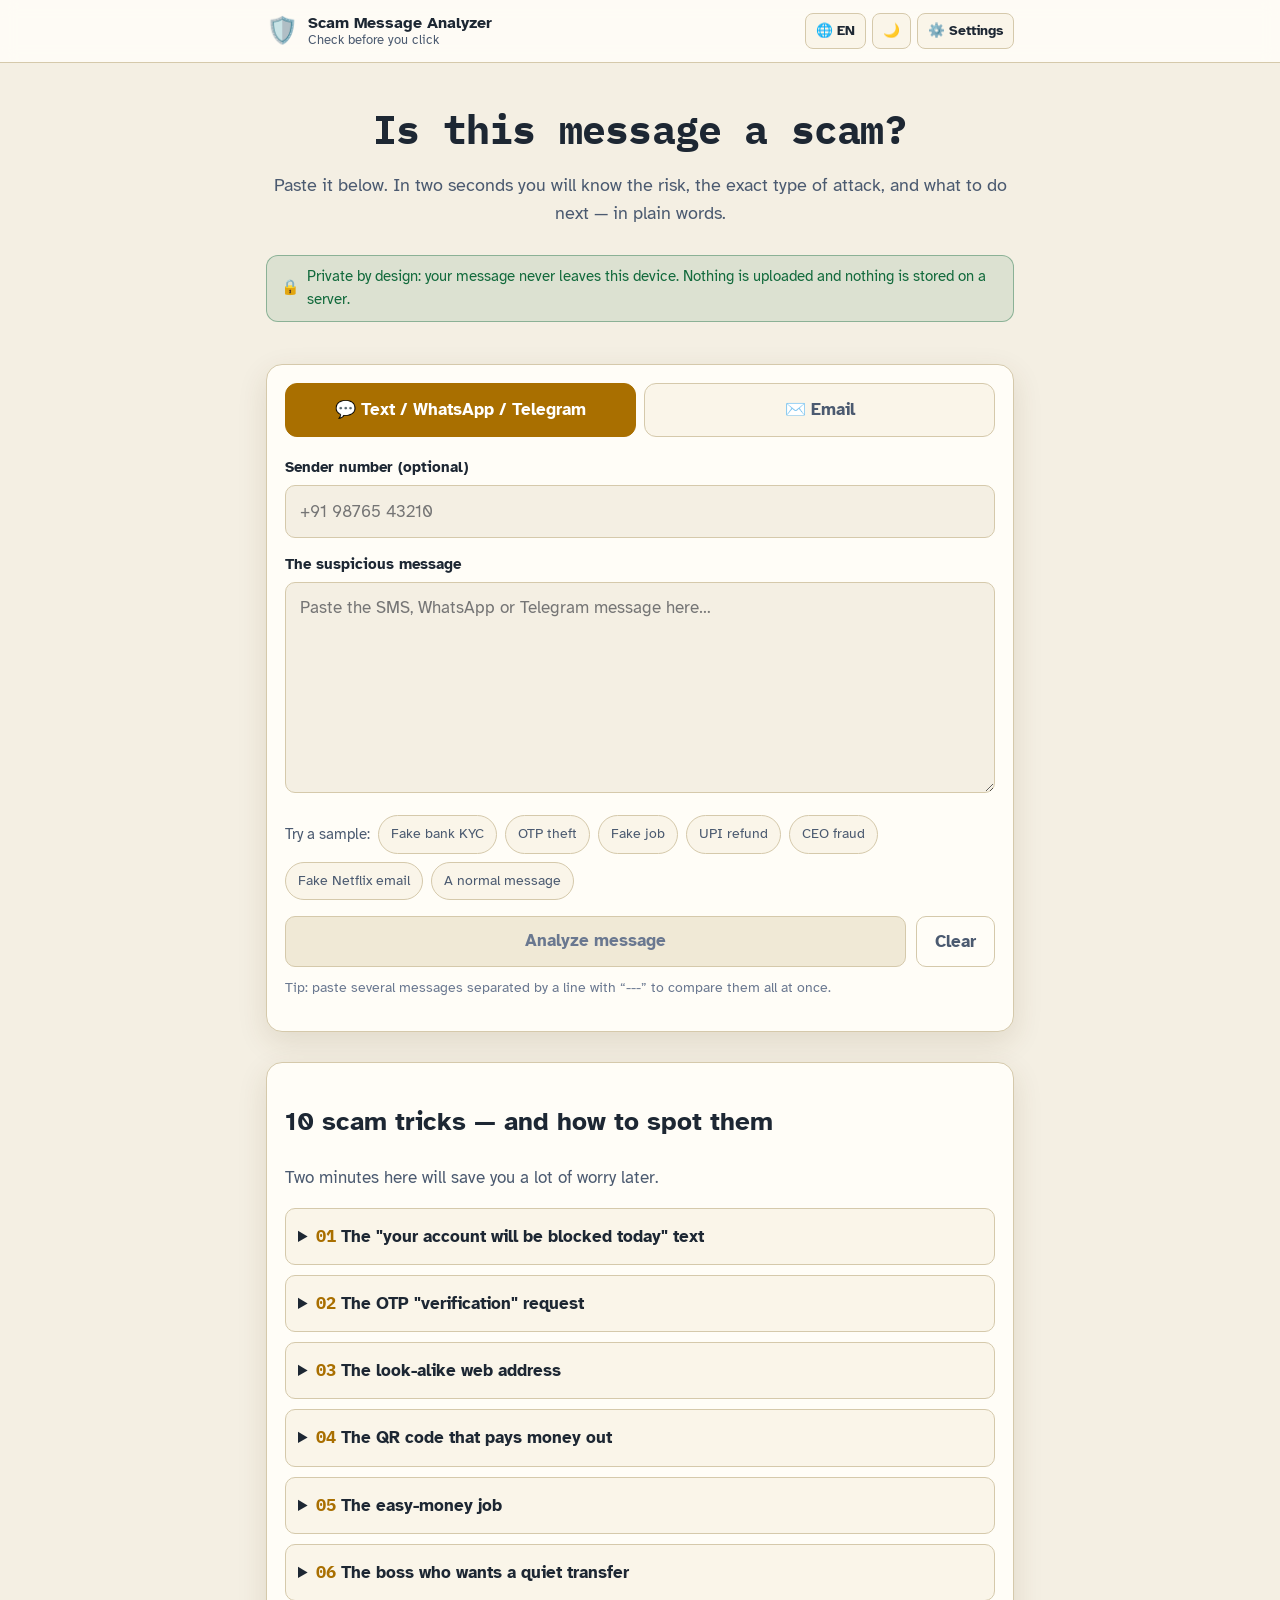
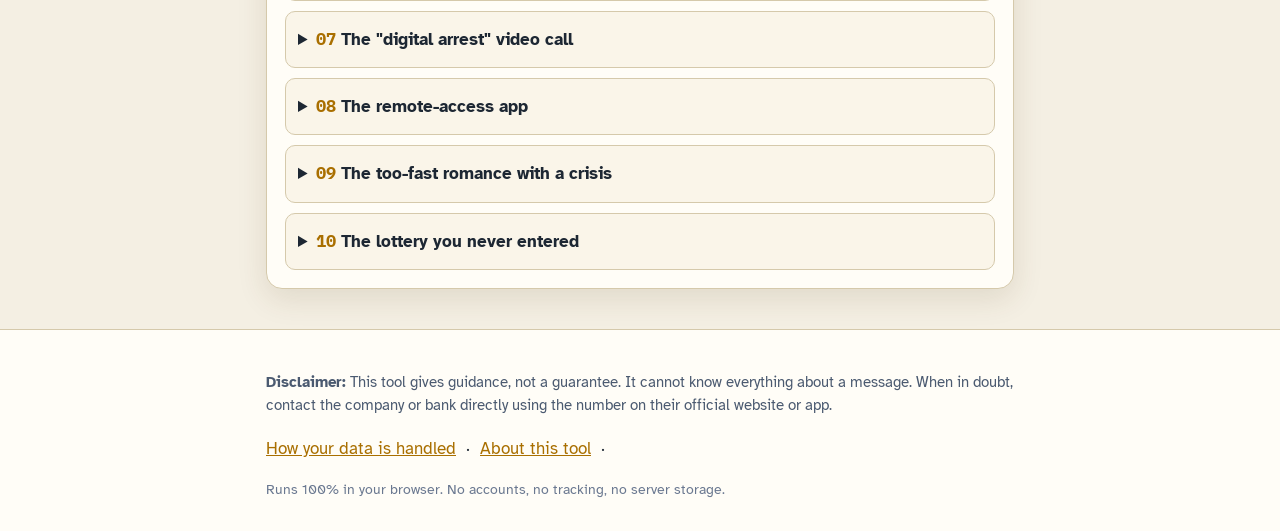
<file: index.html>
<!DOCTYPE html>
<html lang="en">
<head>
<meta charset="UTF-8" />
<meta name="viewport" content="width=device-width, initial-scale=1, viewport-fit=cover" />
<title>Scam Message Analyzer — check a suspicious message before you act</title>
<meta name="description" content="Paste a suspicious email, SMS or WhatsApp message and instantly see whether it is a scam, how risky it is, which attack it is, and exactly what to do next. Runs entirely in your browser." />
<meta name="theme-color" content="#10182c" />
<link rel="manifest" href="manifest.json" />
<link rel="icon" href="icons/icon-192.png" />
<link rel="apple-touch-icon" href="icons/icon-192.png" />
<meta name="apple-mobile-web-app-capable" content="yes" />
<meta name="apple-mobile-web-app-status-bar-style" content="black-translucent" />
<link rel="preconnect" href="https://fonts.googleapis.com">
<link rel="preconnect" href="https://fonts.gstatic.com" crossorigin>
<link href="https://fonts.googleapis.com/css2?family=Atkinson+Hyperlegible:ital,wght@0,400;0,700;1,400&family=IBM+Plex+Mono:wght@500;600;700&display=swap" rel="stylesheet">
<link rel="stylesheet" href="css/styles.css" />
</head>
<body>
<a class="skip-link" href="#main" data-i18n="a11y.skip">Skip to the main content</a>

<header class="site-header">
  <div class="wrap header-inner">
    <div class="brand">
      <span class="brand-mark" aria-hidden="true">🛡️</span>
      <span class="brand-text">
        <strong data-i18n="brand.name">Scam Message Analyzer</strong>
        <span class="brand-sub" data-i18n="brand.tag">Check before you click</span>
      </span>
    </div>
    <div class="header-actions">
      <button type="button" class="btn tiny" id="langBtn" aria-label="Change language"><span aria-hidden="true">🌐</span> <span id="langLabel">EN</span></button>
      <button type="button" class="btn tiny" id="themeBtn" aria-label="Switch between dark and light mode"><span aria-hidden="true" id="themeIcon">☀️</span></button>
      <button type="button" class="btn tiny" id="settingsBtn" aria-haspopup="dialog"><span aria-hidden="true">⚙️</span> <span data-i18n="nav.settings">Settings</span></button>
    </div>
  </div>
</header>

<main id="main" class="wrap">

  <!-- ─────────────────────────── HERO ─────────────────────────── -->
  <section class="hero">
    <h1 data-i18n="hero.title">Is this message a scam?</h1>
    <p class="promise" data-i18n="hero.promise">Paste it below. In two seconds you will know the risk, the exact type of attack, and what to do next — in plain words.</p>
    <p class="privacy-note"><span aria-hidden="true">🔒</span> <span data-i18n="hero.privacy">Private by design: your message never leaves this device. Nothing is uploaded and nothing is stored on a server.</span></p>
  </section>

  <!-- ────────────────────────── ANALYZER ───────────────────────── -->
  <section class="card analyzer" aria-labelledby="analyzerHeading">
    <h2 class="sr-only" id="analyzerHeading" data-i18n="analyzer.heading">Message analyzer</h2>

    <div class="tabs" role="tablist" aria-label="Choose analyzer type">
      <button type="button" class="tab" role="tab" id="tabMessage" aria-controls="panelMessage" aria-selected="true" data-mode="message">
        <span aria-hidden="true">💬</span> <span data-i18n="tab.message">Text / WhatsApp / Telegram</span>
      </button>
      <button type="button" class="tab" role="tab" id="tabEmail" aria-controls="panelEmail" aria-selected="false" tabindex="-1" data-mode="email">
        <span aria-hidden="true">✉️</span> <span data-i18n="tab.email">Email</span>
      </button>
    </div>

    <!-- Message panel -->
    <div id="panelMessage" role="tabpanel" aria-labelledby="tabMessage" class="tab-panel">
      <div class="field">
        <label for="msgPhone" data-i18n="form.phone">Sender number (optional)</label>
        <input type="text" id="msgPhone" autocomplete="off" inputmode="tel" placeholder="+91 98765 43210" data-i18n-ph="form.phonePh" />
      </div>
      <div class="field">
        <label for="msgText" data-i18n="form.message">The suspicious message</label>
        <textarea id="msgText" rows="7" class="pastebox"
          placeholder="Paste the SMS, WhatsApp or Telegram message here…"
          data-i18n-ph="form.messagePh"></textarea>
      </div>
    </div>

    <!-- Email panel -->
    <div id="panelEmail" role="tabpanel" aria-labelledby="tabEmail" class="tab-panel" hidden>
      <div class="field-row">
        <div class="field">
          <label for="emSender" data-i18n="form.sender">From (sender address)</label>
          <input type="text" id="emSender" autocomplete="off" placeholder="Support &lt;security@paypa1.com&gt;" />
        </div>
        <div class="field">
          <label for="emReplyTo" data-i18n="form.replyTo">Reply-To (optional)</label>
          <input type="text" id="emReplyTo" autocomplete="off" placeholder="helpdesk@other-domain.ru" />
        </div>
      </div>
      <div class="field">
        <label for="emSubject" data-i18n="form.subject">Subject</label>
        <input type="text" id="emSubject" autocomplete="off" placeholder="Your account will be suspended today"
          data-i18n-ph="form.subjectPh" />
      </div>
      <div class="field">
        <label for="emBody" data-i18n="form.body">Body</label>
        <textarea id="emBody" rows="6" class="pastebox"
          placeholder="Paste the email body here…"
          data-i18n-ph="form.bodyPh"></textarea>
      </div>
      <details class="advanced">
        <summary data-i18n="form.headersToggle">Show: raw email headers (optional, for SPF / DKIM / DMARC)</summary>
        <div class="field">
          <label for="emHeaders" class="sr-only" data-i18n="form.headers">Raw headers</label>
          <textarea id="emHeaders" rows="4" class="pastebox mono" placeholder="Received-SPF: fail (example.com)&#10;Authentication-Results: mx.example.com; dkim=fail; spf=fail; dmarc=fail"></textarea>
        </div>
      </details>
    </div>

    <!-- Samples -->
    <div class="samples">
      <span class="samples-label" data-i18n="form.samples">Try a sample:</span>
      <button type="button" class="chip" data-sample="kyc" data-i18n="sample.kyc">Fake bank KYC</button>
      <button type="button" class="chip" data-sample="otp" data-i18n="sample.otp">OTP theft</button>
      <button type="button" class="chip" data-sample="job" data-i18n="sample.job">Fake job</button>
      <button type="button" class="chip" data-sample="upi" data-i18n="sample.upi">UPI refund</button>
      <button type="button" class="chip" data-sample="ceo" data-i18n="sample.ceo">CEO fraud</button>
      <button type="button" class="chip" data-sample="netflix" data-i18n="sample.netflix">Fake Netflix email</button>
      <button type="button" class="chip" data-sample="safe" data-i18n="sample.safe">A normal message</button>
    </div>

    <div class="actions">
      <button type="button" class="btn primary" id="analyzeBtn" disabled>
        <span id="analyzeLabel" data-i18n="btn.analyze">Analyze message</span>
      </button>
      <button type="button" class="btn ghost" id="clearBtn" data-i18n="btn.clear">Clear</button>
    </div>
    <p class="hint" data-i18n="form.batchHint">Tip: paste several messages separated by a line with “---” to compare them all at once.</p>

    <div class="analyzing" id="analyzeState" hidden>
      <div class="spinner" aria-hidden="true"></div>
      <p id="analyzeStep" aria-live="polite">Reading your message…</p>
    </div>
    <p class="error-msg" id="errorMsg" role="alert" hidden></p>
  </section>

  <!-- ─────────────────────────── RESULTS ───────────────────────── -->
  <section id="results" class="results" hidden aria-labelledby="resultsHeading">
    <h2 class="sr-only" id="resultsHeading" data-i18n="results.heading">Analysis results</h2>
    <div id="resultsBody"></div>
  </section>

  <!-- ─────────────────────────── HISTORY ───────────────────────── -->
  <section id="historySection" class="card section" hidden aria-labelledby="historyHeading">
    <div class="section-head">
      <h2 id="historyHeading" data-i18n="history.heading">This session's checks</h2>
      <button type="button" class="btn tiny danger" id="clearDataBtn" data-i18n="history.clear">Clear all data</button>
    </div>

    <div class="filters" role="group" aria-label="Filters">
      <label class="sr-only" for="filterLevel" data-i18n="history.filterLevel">Filter by risk level</label>
      <select id="filterLevel">
        <option value="all" data-i18n="history.allLevels">All risk levels</option>
        <option value="critical" data-i18n="level.critical">Critical</option>
        <option value="high" data-i18n="level.high">High risk</option>
        <option value="medium" data-i18n="level.medium">Medium risk</option>
        <option value="low" data-i18n="level.low">Low risk</option>
        <option value="safe" data-i18n="level.safe">Safe</option>
      </select>

      <label class="sr-only" for="filterAttack" data-i18n="history.filterAttack">Filter by attack type</label>
      <select id="filterAttack"><option value="all" data-i18n="history.allAttacks">All attack types</option></select>

      <label class="sr-only" for="sortOrder" data-i18n="history.sort">Sort</label>
      <select id="sortOrder">
        <option value="risk" data-i18n="history.sortRisk">Risk: highest first</option>
        <option value="newest" data-i18n="history.sortNewest">Newest first</option>
        <option value="oldest" data-i18n="history.sortOldest">Oldest first</option>
        <option value="lowest" data-i18n="history.sortLowest">Risk: lowest first</option>
      </select>
    </div>

    <ol class="history-list" id="historyList"></ol>
    <p class="empty" id="historyEmpty" data-i18n="history.empty">Nothing here yet. Analyze a message and it will be saved in this browser only.</p>
  </section>

  <!-- ──────────────────────────── STATS ────────────────────────── -->
  <section id="statsSection" class="card section" hidden aria-labelledby="statsHeading">
    <h2 id="statsHeading" data-i18n="stats.heading">Your session at a glance</h2>
    <div class="stat-grid" id="statGrid"></div>
    <div class="charts">
      <div class="chart-box">
        <h3 data-i18n="stats.byLevel">Risk levels</h3>
        <div id="chartLevels" class="bar-chart" role="img" aria-label="Bar chart of results by risk level"></div>
      </div>
      <div class="chart-box">
        <h3 data-i18n="stats.byAttack">Most common attack types</h3>
        <div id="chartAttacks" class="bar-chart" role="img" aria-label="Bar chart of most common attack types"></div>
      </div>
    </div>
    <div class="chart-box wide">
      <h3 data-i18n="stats.timeline">Timeline of checks</h3>
      <div id="chartTimeline" class="timeline-chart" role="img" aria-label="Timeline of checks"></div>
    </div>
  </section>

  <!-- ──────────────────────────── LEARN ────────────────────────── -->
  <section class="card section" aria-labelledby="learnHeading">
    <h2 id="learnHeading" data-i18n="learn.heading">10 scam tricks — and how to spot them</h2>
    <p class="section-sub" data-i18n="learn.sub">Two minutes here will save you a lot of worry later.</p>
    <div class="learn-list" id="learnList"></div>
  </section>

</main>

<footer class="site-footer">
  <div class="wrap">
    <p class="disclaimer"><strong data-i18n="footer.disclaimerTitle">Disclaimer:</strong> <span data-i18n="footer.disclaimer">This tool gives guidance, not a guarantee. It cannot know everything about a message. When in doubt, contact the company or bank directly using the number on their official website or app.</span></p>
    <p class="footer-links">
      <button type="button" class="linklike" id="privacyBtn" data-i18n="footer.privacy">How your data is handled</button>
      <span aria-hidden="true">·</span>
      <button type="button" class="linklike" id="aboutBtn" data-i18n="footer.about">About this tool</button>
      <span aria-hidden="true">·</span>
      <button type="button" class="linklike" id="installBtn" hidden data-i18n="footer.install">Install as an app</button>
    </p>
    <p class="fine" data-i18n="footer.fine">Runs 100% in your browser. No accounts, no tracking, no server storage.</p>
  </div>
</footer>

<!-- ─────────────────────────── SETTINGS ────────────────────────── -->
<div class="modal-overlay" id="settingsOverlay" hidden>
  <div class="modal" role="dialog" aria-modal="true" aria-labelledby="settingsTitle">
    <h2 id="settingsTitle" data-i18n="settings.title">Settings</h2>

    <fieldset class="settings-block">
      <legend data-i18n="settings.language">Language</legend>
      <div class="seg" id="langSeg">
        <button type="button" class="seg-btn" data-lang="en">English</button>
        <button type="button" class="seg-btn" data-lang="hi">हिन्दी</button>
        <button type="button" class="seg-btn" data-lang="te">తెలుగు</button>
      </div>
      <p class="fine" data-i18n="settings.languageNote">More languages can be added — untranslated strings fall back to English.</p>
    </fieldset>

    <fieldset class="settings-block">
      <legend data-i18n="settings.aiTitle">Optional AI second opinion</legend>
      <p class="fine" data-i18n="settings.aiWarn">Off by default. If you turn this on, the message text will be sent to the AI provider you choose, using your own key. Without a key, everything stays on this device.</p>
      <label class="check"><input type="checkbox" id="aiEnabled" /> <span data-i18n="settings.aiEnable">Enable AI second opinion</span></label>
      <label for="aiProvider" data-i18n="settings.aiProvider">Provider</label>
      <select id="aiProvider">
        <option value="gemini">Google Gemini</option>
        <option value="anthropic">Anthropic Claude</option>
      </select>
      <label for="aiKey" data-i18n="settings.aiKey">Your API key (stored only in this browser)</label>
      <input type="password" id="aiKey" autocomplete="off" placeholder="…" />
      <p class="fine"><span aria-hidden="true">⚠️</span> <span data-i18n="settings.aiKeyNote">Never share this key. It is saved in this browser's local storage only and is sent only to the provider you selected.</span></p>
    </fieldset>

    <fieldset class="settings-block">
      <legend data-i18n="settings.dataTitle">Your data</legend>
      <p class="fine" data-i18n="settings.dataNote">Analysis history is saved in this browser only (localStorage). Nothing is sent anywhere.</p>
      <button type="button" class="btn tiny danger" id="clearDataBtn2" data-i18n="history.clear">Clear all data</button>
    </fieldset>

    <div class="modal-actions">
      <button type="button" class="btn ghost" id="settingsClose" data-i18n="btn.close">Close</button>
    </div>
  </div>
</div>

<!-- ─────────────────────────── INFO MODAL ──────────────────────── -->
<div class="modal-overlay" id="infoOverlay" hidden>
  <div class="modal" role="dialog" aria-modal="true" aria-labelledby="infoTitle">
    <h2 id="infoTitle"></h2>
    <div id="infoBody" class="modal-body"></div>
    <div class="modal-actions">
      <button type="button" class="btn ghost" id="infoClose" data-i18n="btn.close">Close</button>
    </div>
  </div>
</div>

<!-- ─────────────────────────── CONFIRM ─────────────────────────── -->
<div class="modal-overlay" id="confirmOverlay" hidden>
  <div class="modal" role="alertdialog" aria-modal="true" aria-labelledby="confirmTitle">
    <h2 id="confirmTitle" data-i18n="confirm.title">Clear all data?</h2>
    <div class="modal-body"><p data-i18n="confirm.body">This deletes the analysis history and settings stored in this browser. It cannot be undone.</p></div>
    <div class="modal-actions">
      <button type="button" class="btn ghost" id="confirmNo" data-i18n="btn.cancel">Cancel</button>
      <button type="button" class="btn danger-solid" id="confirmYes" data-i18n="btn.clearAll">Yes, clear everything</button>
    </div>
  </div>
</div>

<div class="toast" id="toast" role="status" aria-live="polite" hidden></div>

<script src="js/i18n.js"></script>
<script src="js/rules.js"></script>
<script src="js/links.js"></script>
<script src="js/email.js"></script>
<script src="js/scoring.js"></script>
<script src="js/history.js"></script>
<script src="js/ai.js"></script>
<script src="js/charts.js"></script>
<script src="js/ui.js"></script>
<script src="js/app.js"></script>
</body>
</html>
</file>
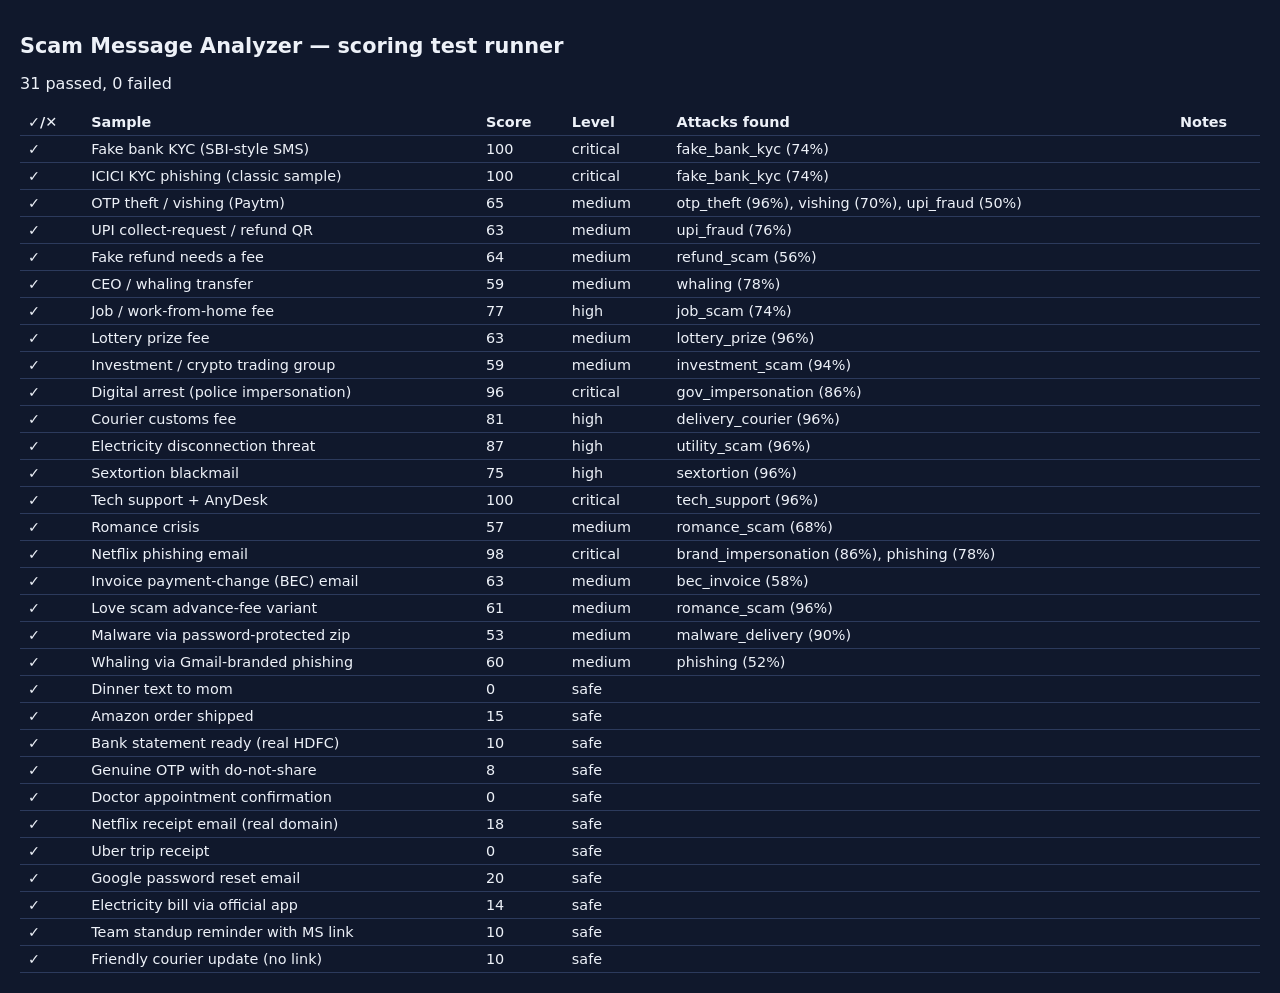
<file: tests/index.html>
<!DOCTYPE html>
<html lang="en">
<head>
<meta charset="UTF-8" />
<meta name="viewport" content="width=device-width, initial-scale=1" />
<title>Scam Analyzer — test runner</title>
<style>
  body { font-family: system-ui, sans-serif; margin: 0; padding: 20px; background: #10182c; color: #edf1f8; }
  h1 { font-size: 1.3rem; }
  .card { border: 1px solid #2c3a5c; border-radius: 10px; padding: 8px 12px; margin: 6px 0; background: #172036; }
  .ok { border-left: 4px solid #2E7D51; }
  .bad { border-left: 4px solid #B23B2E; }
  table { border-collapse: collapse; width: 100%; }
  td, th { border-bottom: 1px solid #2c3a5c; padding: 5px 8px; text-align: left; font-size: 0.9rem; }
</style>
</head>
<body>
<h1>Scam Message Analyzer — scoring test runner</h1>
<p id="summary">Running…</p>
<div id="out"></div>

<script src="../js/rules.js"></script>
<script src="../js/links.js"></script>
<script src="../js/email.js"></script>
<script src="../js/scoring.js"></script>
<script src="samples.js"></script>
<script>
var pass = 0, fail = 0, rows = [];
SAMPLES.forEach(function (s) {
  var r;
  try { r = SCAM.analyze(s.input); } catch (e) {
    fail++; rows.push({ name: s.name, ok: false, notes: ['CRASH: ' + e.message] }); return;
  }
  var notes = [];
  if (s.minScore !== undefined && r.score < s.minScore) notes.push('score ' + r.score + '<' + s.minScore);
  if (s.maxScore !== undefined && r.score > s.maxScore) notes.push('score ' + r.score + '>' + s.maxScore);
  if (s.expectLevels && s.expectLevels.indexOf(r.level.id) === -1) notes.push('level ' + r.level.id);
  var ids = r.attacks.map(function (a) { return a.id; });
  (s.expectAttacks || []).forEach(function (id) { if (ids.indexOf(id) === -1) notes.push('missing ' + id); });
  (s.noFalse || []).forEach(function (id) { if (ids.indexOf(id) !== -1) notes.push('false ' + id); });
  if (notes.length) { fail++; rows.push({ name: s.name, ok: false, notes: notes, r: r }); }
  else { pass++; rows.push({ name: s.name, ok: true, notes: [], r: r }); }
});
var el = document.getElementById('out');
document.getElementById('summary').textContent = pass + ' passed, ' + fail + ' failed';
var tbl = document.createElement('table');
tbl.innerHTML = '<tr><th>✓/✕</th><th>Sample</th><th>Score</th><th>Level</th><th>Attacks found</th><th>Notes</th></tr>';
rows.forEach(function (row) {
  var tr = document.createElement('tr');
  tr.innerHTML = '<td>' + (row.ok ? '✓' : '✕') + '</td><td>' + row.name + '</td><td>' +
    (row.r ? row.r.score : '–') + '</td><td>' + (row.r ? row.r.level.id : '–') + '</td><td>' +
    (row.r ? row.r.attacks.map(function (a) { return a.id + ' (' + a.confidence + '%)'; }).join(', ') : '') +
    '</td><td>' + row.notes.join('; ') + '</td>';
  tbl.appendChild(tr);
});
el.appendChild(tbl);
</script>
</body>
</html>
</file>
<file: css/styles.css>
/* ============================================================================
 * styles.css — Scam Message Analyzer v2
 * Mobile-first, WCAG AA contrast, dark + light themes, reduced-motion aware.
 * ==========================================================================*/

/* ─────────────────────────── themes ─────────────────────────── */
:root {
  --font: 'Atkinson Hyperlegible', -apple-system, BlinkMacSystemFont, 'Segoe UI', sans-serif;
  --mono: 'IBM Plex Mono', ui-monospace, 'Cascadia Mono', monospace;

  --bg: #0f172a;
  --surface: #172036;
  --surface-2: #1e2a47;
  --surface-3: #263352;
  --ink: #edf1f8;
  --muted: #a4b1c8;
  --faint: #7b8aa6;
  --border: #2c3a5c;
  --accent: #f0b348;
  --accent-ink: #241a05;
  --danger: #ef6a5e;
  --danger-bg: rgba(239, 106, 94, 0.12);
  --ok: #4fbf84;
  --ok-bg: rgba(79, 191, 132, 0.12);
  --shadow: 0 10px 30px rgba(0, 0, 0, 0.35);
  --focus: #7cc0ff;
  --mark: rgba(240, 179, 72, 0.28);
  --mark-border: rgba(240, 179, 72, 0.7);
  --code-bg: rgba(255, 255, 255, 0.04);
}

[data-theme="light"] {
  --bg: #f4efe3;
  --surface: #fffdf7;
  --surface-2: #faf5e9;
  --surface-3: #f0e9d6;
  --ink: #1d2733;
  --muted: #4b5a70;
  --faint: #6a7890;
  --border: #d5c9ab;
  --accent: #a96f00;
  --accent-ink: #fff;
  --danger: #b3261e;
  --danger-bg: rgba(179, 38, 30, 0.1);
  --ok: #126a3c;
  --ok-bg: rgba(18, 106, 60, 0.1);
  --shadow: 0 10px 30px rgba(80, 60, 20, 0.12);
  --focus: #0b60c2;
  --mark: rgba(169, 111, 0, 0.18);
  --mark-border: rgba(169, 111, 0, 0.6);
  --code-bg: rgba(30, 30, 30, 0.04);
}

/* ─────────────────────────── base ─────────────────────────── */
* { box-sizing: border-box; }
[hidden] { display: none !important; }
html { scroll-behavior: smooth; }
body {
  margin: 0;
  background: var(--bg);
  color: var(--ink);
  font-family: var(--font);
  font-size: 17px;
  line-height: 1.6;
  min-height: 100vh;
  display: flex;
  flex-direction: column;
}
img, svg { max-width: 100%; }
a { color: var(--accent); }
a:hover, a:focus-visible { text-decoration: underline; }

.wrap { width: 100%; max-width: 780px; margin: 0 auto; padding: 0 16px; }
.sr-only {
  position: absolute; width: 1px; height: 1px; padding: 0; margin: -1px;
  overflow: hidden; clip: rect(0 0 0 0); white-space: nowrap; border: 0;
}
.skip-link {
  position: absolute; left: -999px; top: 8px; z-index: 200;
  background: var(--surface); color: var(--ink); padding: 10px 14px;
  border-radius: 8px; border: 2px solid var(--accent); font-weight: 700;
}
.skip-link:focus { left: 8px; }

:focus-visible { outline: 3px solid var(--focus); outline-offset: 2px; border-radius: 4px; }

.mono { font-family: var(--mono); font-size: 0.92em; }
.fine { color: var(--muted); font-size: 0.88rem; margin: 4px 0; }

/* ─────────────────────────── header ─────────────────────────── */
.site-header {
  background: color-mix(in srgb, var(--surface) 88%, transparent);
  backdrop-filter: blur(8px);
  border-bottom: 1px solid var(--border);
  position: sticky; top: 0; z-index: 40;
}
.header-inner { display: flex; align-items: center; justify-content: space-between; gap: 10px; padding-top: 10px; padding-bottom: 10px; }
.brand { display: flex; align-items: center; gap: 10px; min-width: 0; }
.brand-mark { font-size: 26px; }
.brand-text { display: flex; flex-direction: column; line-height: 1.2; min-width: 0; }
.brand-text strong { font-size: 1rem; white-space: nowrap; }
.brand-sub { font-size: 0.8rem; color: var(--muted); }
.header-actions { display: flex; gap: 6px; flex-wrap: wrap; justify-content: flex-end; }

/* ─────────────────────────── buttons ─────────────────────────── */
.btn {
  font: inherit; cursor: pointer; border: 1px solid var(--border);
  background: var(--surface-2); color: var(--ink);
  border-radius: 10px; padding: 11px 18px; font-weight: 700;
  transition: transform 0.08s ease, background 0.15s ease, border-color 0.15s ease;
}
.btn:hover { border-color: var(--accent); }
.btn:active { transform: translateY(1px); }
.btn.primary {
  background: var(--accent); color: var(--accent-ink); border-color: var(--accent);
  font-size: 1.05rem; flex: 1;
}
.btn.primary:disabled { background: var(--surface-3); color: var(--faint); border-color: var(--border); cursor: default; }
.btn.ghost { background: none; color: var(--muted); }
.btn.tiny { padding: 6px 10px; font-size: 0.85rem; border-radius: 8px; }
.btn.small { padding: 9px 14px; font-size: 0.95rem; }
.btn.danger { color: var(--danger); border-color: color-mix(in srgb, var(--danger) 45%, var(--border)); background: var(--danger-bg); }
.btn.danger-solid { background: var(--danger); color: #fff; border-color: var(--danger); }
.btn.ghost-x { padding: 6px 9px; font-size: 0.85rem; }
.btn-icon { display: inline-block; margin-right: 6px; }
.linklike { background: none; border: none; color: var(--accent); font: inherit; text-decoration: underline; cursor: pointer; padding: 0; }

/* ─────────────────────────── hero ─────────────────────────── */
.hero { padding: 34px 0 6px; text-align: center; }
.hero h1 { font-family: var(--mono); font-size: clamp(1.8rem, 5vw, 2.5rem); margin: 0 0 10px; letter-spacing: -0.02em; }
.promise { font-size: 1.12rem; color: var(--muted); margin: 0 0 12px; }
.privacy-note {
  display: inline-flex; align-items: center; gap: 8px; text-align: left;
  background: var(--ok-bg); color: var(--ok); border: 1px solid color-mix(in srgb, var(--ok) 40%, transparent);
  padding: 9px 14px; border-radius: 12px; font-size: 0.92rem; max-width: 100%;
}

/* ─────────────────────────── card / panel ─────────────────────────── */
.card {
  background: var(--surface);
  border: 1px solid var(--border);
  border-radius: 16px;
  padding: 18px;
  margin-top: 22px;
  box-shadow: var(--shadow);
}
.section { margin-top: 30px; }
.section-head { display: flex; justify-content: space-between; align-items: center; gap: 10px; flex-wrap: wrap; }
.section-head h2 { margin: 0; font-size: 1.3rem; }
.section-sub { color: var(--muted); margin-top: 4px; }
.section h2, .section h3 { scroll-margin-top: 80px; }

.tabs { display: flex; gap: 8px; margin-bottom: 18px; }
.tab {
  flex: 1; padding: 12px 10px; border-radius: 12px; border: 1px solid var(--border);
  background: var(--surface-2); color: var(--muted); font: inherit; font-weight: 700; cursor: pointer;
}
.tab[aria-selected="true"] { background: var(--accent); color: var(--accent-ink); border-color: var(--accent); }

.field { margin-bottom: 14px; }
.field label { display: block; font-weight: 700; font-size: 0.95rem; margin-bottom: 6px; }
input[type="text"], input[type="password"], textarea, select {
  font: inherit; width: 100%; padding: 12px 14px;
  border: 1px solid var(--border); border-radius: 10px;
  background: var(--bg); color: var(--ink);
}
input:focus, textarea:focus, select:focus { outline: 3px solid var(--focus); outline-offset: 1px; }
textarea { resize: vertical; min-height: 120px; line-height: 1.55; }
textarea.pastebox { min-height: 150px; }
.field-row { display: grid; grid-template-columns: 1fr; gap: 0 14px; }
@media (min-width: 620px) { .field-row { grid-template-columns: 1fr 1fr; } }
.advanced summary { cursor: pointer; color: var(--muted); font-size: 0.92rem; margin-bottom: 8px; }
.advanced summary:hover { color: var(--accent); }

.samples { display: flex; align-items: center; flex-wrap: wrap; gap: 8px; margin: 4px 0 16px; }
.samples-label { color: var(--muted); font-size: 0.92rem; }
.chip {
  font: inherit; font-size: 0.88rem; cursor: pointer; padding: 7px 12px;
  border: 1px solid var(--border); border-radius: 999px; background: var(--surface-2); color: var(--muted);
}
.chip:hover { border-color: var(--accent); color: var(--accent); }

.actions { display: flex; gap: 10px; margin-top: 6px; }
.hint { color: var(--faint); font-size: 0.85rem; margin-top: 10px; }
.error-msg { color: var(--danger); background: var(--danger-bg); border: 1px solid color-mix(in srgb, var(--danger) 45%, transparent); padding: 10px 14px; border-radius: 10px; margin-top: 12px; }

/* ─────────────────────────── analyzing ─────────────────────────── */
.analyzing {
  display: flex; align-items: center; gap: 14px; margin-top: 18px;
  padding: 16px; border-radius: 12px; border: 1px dashed var(--accent); background: var(--surface-2);
}
.analyzing p { margin: 0; color: var(--ink); }
.spinner {
  width: 26px; height: 26px; flex: none; border-radius: 50%;
  border: 3px solid var(--surface-3); border-top-color: var(--accent);
  animation: spin 0.8s linear infinite;
}
@keyframes spin { to { transform: rotate(360deg); } }

/* ─────────────────────────── results ─────────────────────────── */
.results { margin-top: 26px; }
.report-page { display: flex; flex-direction: column; gap: 22px; }

.verdict-head {
  display: flex; align-items: center; justify-content: space-between; gap: 12px; flex-wrap: wrap;
  border: 2px solid; border-radius: 14px; padding: 14px 16px; background: var(--surface-2);
}
.verdict-badge { display: inline-flex; align-items: center; gap: 8px; color: #fff; padding: 8px 16px; border-radius: 999px; font-weight: 700; }
.verdict-icon { font-size: 1.1rem; }
.verdict-meta { display: flex; gap: 8px; align-items: center; flex-wrap: wrap; }
.mode-tag, .time-tag {
  font-size: 0.8rem; color: var(--muted); border: 1px solid var(--border);
  padding: 3px 9px; border-radius: 999px; background: var(--bg);
}

.score-row { display: flex; gap: 20px; align-items: center; flex-wrap: wrap; }
.gauge { flex: none; }
.gauge-num { font-family: var(--mono); font-size: 42px; font-weight: 700; fill: var(--ink); }
.gauge-out { font-family: var(--mono); font-size: 13px; fill: var(--muted); }
.verdict-text { flex: 1; min-width: 240px; }
.verdict-line { font-size: 1.35rem; font-weight: 700; margin: 0 0 6px; }
.summary-line { color: var(--muted); margin: 0; }

.block { background: var(--surface); border: 1px solid var(--border); border-radius: 14px; padding: 16px; }
.section-title { margin: 0 0 12px; font-family: var(--mono); font-size: 0.95rem; letter-spacing: 0.04em; }

.reason-grid { display: grid; gap: 10px; }
.reason-card { display: flex; gap: 12px; align-items: flex-start; background: var(--surface-2); border: 1px solid var(--border); border-radius: 10px; padding: 12px 14px; }
.reason-num { display: inline-flex; padding-top: 4px; }
.reason-dot { width: 12px; height: 12px; border-radius: 50%; display: inline-block; }
.reason-text { margin: 0; }

.attack-grid { display: grid; gap: 12px; grid-template-columns: 1fr; }
@media (min-width: 700px) { .attack-grid { grid-template-columns: 1fr 1fr; } }
.attack-card { background: var(--surface-2); border: 1px solid var(--border); border-radius: 12px; padding: 14px; }
.attack-top { display: flex; justify-content: space-between; align-items: baseline; gap: 8px; }
.attack-name { margin: 0; font-size: 1.02rem; }
.conf { font-family: var(--mono); font-weight: 700; white-space: nowrap; }
.attack-how { margin: 8px 0; color: var(--ink); }
.attack-wants { margin: 0 0 10px; color: var(--muted); font-size: 0.95rem; }
.attack-flags { border-top: 1px dashed var(--border); padding-top: 10px; }
.flags-label-inline { font-size: 0.82rem; color: var(--faint); text-transform: uppercase; letter-spacing: 0.08em; display: block; margin-bottom: 6px; }
.flag-list { list-style: none; margin: 0; padding: 0; display: flex; flex-wrap: wrap; gap: 6px; }
.ev-chip { background: var(--mark); border: 1px solid var(--mark-border); border-radius: 6px; padding: 3px 8px; font-size: 0.86rem; font-family: var(--mono); }
.count-tag { margin-left: 8px; background: var(--surface-3); border-radius: 999px; padding: 1px 9px; font-size: 0.8rem; }

/* highlighted message */
.highlighted {
  background: var(--code-bg); border: 1px solid var(--border); border-radius: 10px;
  padding: 14px; white-space: pre-wrap; word-break: break-word; max-height: 360px; overflow: auto;
  font-family: var(--mono); font-size: 0.92rem; line-height: 1.7;
}
.highlighted mark.ev {
  background: var(--mark); color: inherit; padding: 0 2px; border-radius: 4px;
  border-bottom: 2px solid var(--mark-border); cursor: help; position: relative;
}
.highlighted mark.ev:hover, .highlighted mark.ev:focus { background: var(--mark-border); color: var(--bg); }
.allclear { color: var(--ok); font-weight: 700; }

/* link inspection */
.link-row { border: 1px solid var(--border); border-radius: 10px; padding: 10px 12px; margin-bottom: 8px; }
.link-row.link-ok { border-left: 4px solid var(--ok); }
.link-row.link-bad { border-left: 4px solid var(--danger); }
.link-host { font-family: var(--mono); font-weight: 700; display: block; word-break: break-all; }
.link-raw { color: var(--muted); font-size: 0.85rem; word-break: break-all; cursor: pointer; display: block; margin: 2px 0 6px; }
.link-raw:hover { color: var(--accent); text-decoration: underline; }
.link-flags { margin: 0; padding-left: 18px; color: var(--ink); }
.link-flags li { margin-bottom: 2px; }
.link-noflag { color: var(--ok); margin: 0; }
.link-none { color: var(--muted); }

/* advice */
.advice-grid { display: grid; grid-template-columns: 1fr; gap: 16px; }
@media (min-width: 700px) { .advice-grid { grid-template-columns: 1fr 1fr; } }
.do-box { border-left: 4px solid var(--ok); }
.not-box { border-left: 4px solid var(--danger); }
.checklist { margin: 0; padding-left: 22px; }
.checklist li { margin-bottom: 8px; }
.checklist li::marker { color: var(--ok); font-weight: 700; }
.checklist-x { list-style: none; margin: 0; padding: 0; }
.checklist-x li { padding-left: 24px; position: relative; margin-bottom: 8px; }
.checklist-x li::before { content: '✗'; position: absolute; left: 0; color: var(--danger); font-weight: 700; }

/* ai box */
.ai-row { display: flex; align-items: center; gap: 12px; flex-wrap: wrap; }
.ai-status { color: var(--muted); font-size: 0.9rem; }
.ai-result { margin-top: 12px; border-top: 1px dashed var(--border); padding-top: 12px; }
.ai-verdict { font-weight: 700; margin: 0 0 6px; color: var(--accent); }
.ai-attack { margin: 2px 0; }

/* report actions */
.report-actions { flex-wrap: wrap; margin-top: 4px; }
.report-actions .btn { flex: 1 1 auto; }

/* batch bar */
.batch-bar { background: var(--surface-2); border: 1px solid var(--border); border-radius: 12px; padding: 12px; }
.batch-list { display: flex; flex-direction: column; gap: 6px; margin-top: 8px; }
.pill {
  text-align: left; cursor: pointer; font: inherit; font-size: 0.9rem;
  border: 1px solid var(--border); border-radius: 8px; background: var(--bg); color: var(--ink);
  padding: 7px 10px;
}
.pill:hover { border-color: var(--accent); }
.level-safe { background: color-mix(in srgb, #2E7D51 22%, var(--surface-2)); color: #fff; }
.level-low { background: color-mix(in srgb, #8A6D1F 30%, var(--surface-2)); color: #fff; }
.level-medium { background: color-mix(in srgb, #A85D14 40%, var(--surface-2)); color: #fff; }
.level-high { background: color-mix(in srgb, #B23B2E 55%, var(--surface-2)); color: #fff; }
.level-critical { background: #8E1F1B; color: #fff; }

/* ─────────────────────────── flag-cards (email) ─────────────────────────── */
.flag-card { background: var(--surface-2); border: 1px solid var(--border); border-left: 4px solid; border-radius: 10px; padding: 10px 12px; margin-bottom: 8px; }
.flag-title { font-weight: 700; margin-bottom: 3px; }
.flag-expl { color: var(--muted); font-size: 0.94rem; }

/* ─────────────────────────── history ─────────────────────────── */
.filters { display: flex; gap: 10px; flex-wrap: wrap; margin: 14px 0; }
.filters select { width: auto; flex: 1 1 180px; }
.history-list { list-style: none; margin: 0; padding: 0; }
.history-item {
  display: flex; align-items: center; gap: 12px;
  border: 1px solid var(--border); border-radius: 12px; padding: 10px 12px; margin-bottom: 8px;
  background: var(--surface-2); cursor: pointer; transition: border-color 0.15s ease, transform 0.08s ease;
}
.history-item:hover { border-color: var(--accent); }
.history-item:active { transform: scale(0.995); }
.score-pill { flex: none; width: 44px; height: 44px; border-radius: 10px; display: flex; align-items: center; justify-content: center; font-family: var(--mono); font-weight: 700; color: #fff; }
.history-main { flex: 1; min-width: 0; }
.history-snippet { margin: 0 0 4px; overflow: hidden; text-overflow: ellipsis; white-space: nowrap; }
.history-meta { display: flex; gap: 8px; flex-wrap: wrap; font-size: 0.8rem; color: var(--muted); }
.h-mode { text-transform: uppercase; font-size: 0.72rem; letter-spacing: 0.06em; border: 1px solid var(--border); border-radius: 999px; padding: 1px 8px; }
.h-attacks { color: var(--faint); }

/* ─────────────────────────── stats ─────────────────────────── */
.stat-grid { display: grid; grid-template-columns: repeat(2, 1fr); gap: 10px; margin: 14px 0; }
@media (min-width: 640px) { .stat-grid { grid-template-columns: repeat(4, 1fr); } }
.stat { background: var(--surface-2); border: 1px solid var(--border); border-radius: 12px; padding: 12px; text-align: center; }
.stat-num { display: block; font-family: var(--mono); font-size: 1.6rem; font-weight: 700; color: var(--accent); }
.stat-name { color: var(--muted); font-size: 0.85rem; }
.charts { display: grid; grid-template-columns: 1fr; gap: 16px; }
@media (min-width: 640px) { .charts { grid-template-columns: 1fr 1fr; } }
.chart-box { background: var(--surface-2); border: 1px solid var(--border); border-radius: 12px; padding: 14px; }
.chart-box.wide { grid-column: 1 / -1; }
.chart-box h3 { margin: 0 0 10px; font-size: 1rem; }
.bars { display: flex; align-items: flex-end; gap: 10px; height: 150px; }
.bar-col { flex: 1; display: flex; flex-direction: column; justify-content: flex-end; align-items: center; gap: 4px; height: 100%; min-width: 0; }
.bar { width: 100%; border-radius: 6px 6px 0 0; min-height: 4px; }
.bar-val, .bar-label { font-size: 0.78rem; color: var(--muted); white-space: nowrap; overflow: hidden; max-width: 100%; text-overflow: ellipsis; }
.hbar-row { display: flex; align-items: center; gap: 10px; margin-bottom: 10px; }
.hbar-label { flex: 0 0 45%; font-size: 0.9rem; text-align: right; overflow: hidden; text-overflow: ellipsis; white-space: nowrap; }
.hbar-track { flex: 1; height: 22px; background: var(--bg); border-radius: 6px; overflow: hidden; }
.hbar-fill { height: 100%; background: var(--accent); border-radius: 6px; color: var(--accent-ink); font-size: 0.78rem; font-weight: 700; padding-left: 6px; display: flex; align-items: center; min-width: 20px; }
.timeline { display: flex; align-items: flex-end; gap: 3px; height: 100px; }
.tl-col { flex: 1; display: flex; align-items: flex-end; height: 100%; }
.tl-bar { flex: 1; border-radius: 3px 3px 0 0; }

/* ─────────────────────────── learn ─────────────────────────── */
.learn-list { display: grid; gap: 10px; }
.learn-item { background: var(--surface-2); border: 1px solid var(--border); border-radius: 10px; padding: 4px 12px; }
.learn-item summary { cursor: pointer; padding: 10px 0; font-weight: 700; list-style-position: inside; }
.learn-item summary:hover { color: var(--accent); }
.learn-num { color: var(--accent); font-family: var(--mono); font-weight: 700; }
.learn-body { color: var(--ink); margin: 4px 0; }
.learn-example { color: var(--muted); font-size: 0.92rem; font-family: var(--mono); font-size: 0.86rem; background: var(--code-bg); border-radius: 8px; padding: 8px 10px; white-space: pre-wrap; word-break: break-word; }
.learn-example-label { color: var(--accent); font-family: var(--font); text-transform: uppercase; font-size: 0.72rem; letter-spacing: 0.06em; }

/* ─────────────────────────── footer ─────────────────────────── */
.site-footer { margin-top: 40px; padding: 26px 0 calc(26px + env(safe-area-inset-bottom)); border-top: 1px solid var(--border); background: var(--surface); }
.disclaimer { color: var(--muted); font-size: 0.92rem; line-height: 1.6; }
.footer-links { display: flex; gap: 10px; align-items: center; flex-wrap: wrap; }
.fine { color: var(--faint); }

/* ─────────────────────────── modals ─────────────────────────── */
.modal-overlay {
  position: fixed; inset: 0; background: rgba(0, 0, 0, 0.55);
  display: flex; align-items: center; justify-content: center; padding: 18px; z-index: 90;
}
.modal-overlay[hidden] {
  display: none !important;
}
.modal {
  background: var(--surface); border: 1px solid var(--border); border-radius: 16px;
  padding: 20px; max-width: 440px; width: 100%; max-height: 86vh; overflow: auto; box-shadow: var(--shadow);
}
.modal h2 { margin: 0 0 12px; font-family: var(--mono); font-size: 1.15rem; }
.modal-body p { color: var(--muted); }
.modal-actions { display: flex; gap: 10px; justify-content: flex-end; margin-top: 16px; }
.settings-block { border: none; margin: 0 0 16px; padding: 0; }
.settings-block legend { font-weight: 700; margin-bottom: 6px; padding: 0; }
.settings-block label { display: block; font-weight: 600; font-size: 0.92rem; margin: 10px 0 4px; color: var(--ink); }
.check { display: flex; align-items: center; gap: 8px; font-weight: 700; }
.check input { width: auto; }
.seg { display: flex; gap: 6px; margin: 6px 0 4px; }
.seg-btn { font: inherit; padding: 8px 14px; border-radius: 8px; border: 1px solid var(--border); background: var(--surface-2); color: var(--muted); cursor: pointer; }
.seg-btn.on { background: var(--accent); color: var(--accent-ink); border-color: var(--accent); }

/* toast */
.toast {
  position: fixed; left: 50%; bottom: 22px; transform: translateX(-50%);
  background: var(--ink); color: var(--bg); padding: 12px 18px; border-radius: 12px;
  font-weight: 700; box-shadow: var(--shadow); z-index: 120; max-width: 92vw; text-align: center;
}

/* ─────────────────────────── print ─────────────────────────── */
#printDoc { display: none; white-space: pre-wrap; font-family: var(--mono); font-size: 11px; line-height: 1.5; }
@media print {
  body > *:not(#printDoc) { display: none; }
  #printDoc { display: block; color: #000; }
}

/* ─────────────────────────── motion ─────────────────────────── */
@media (prefers-reduced-motion: reduce) {
  *, *::before, *::after { animation-duration: 0.01ms !important; animation-iteration-count: 1 !important; transition-duration: 0.01ms !important; }
  html { scroll-behavior: auto; }
}
</file>
